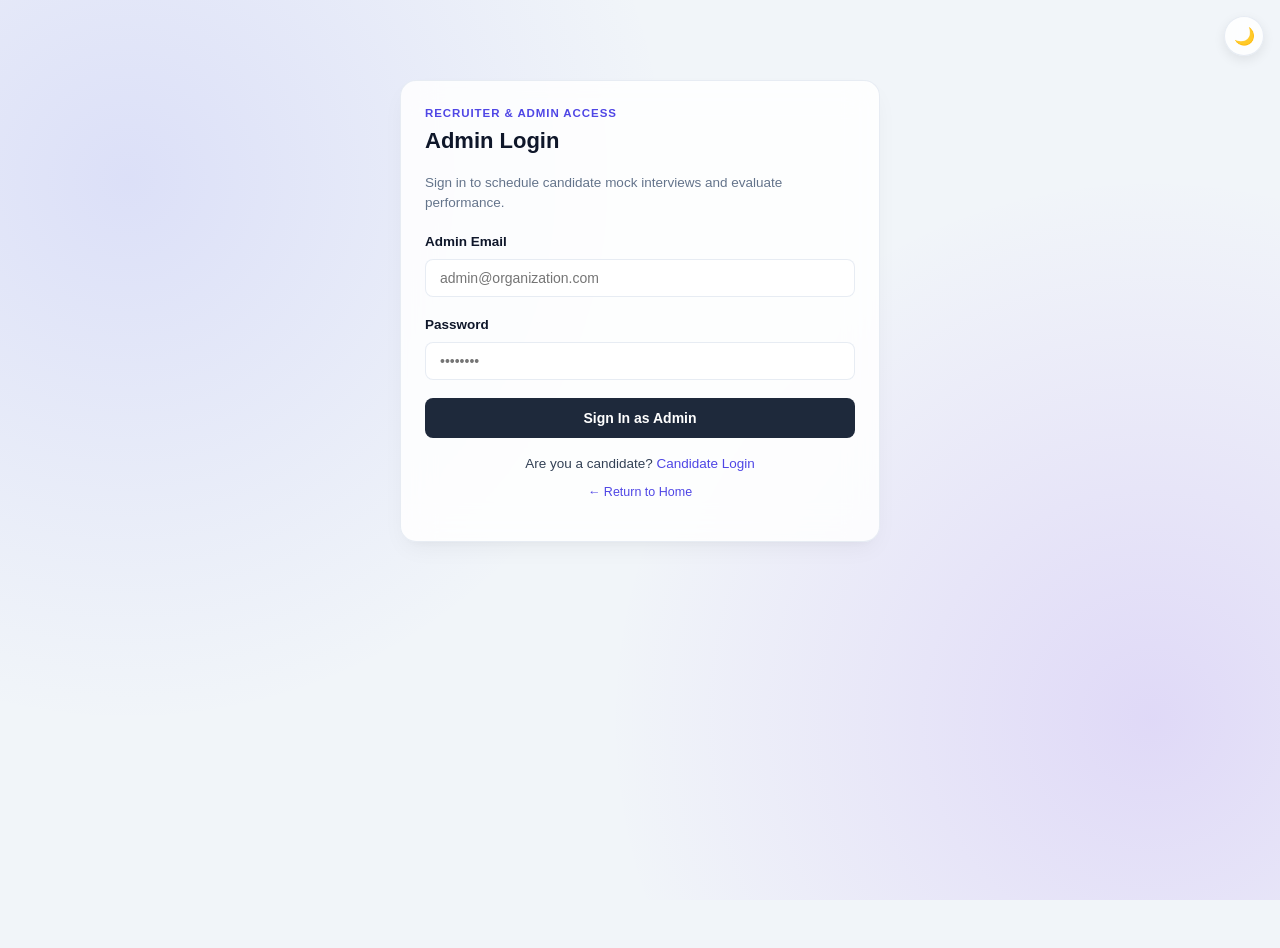
<file: login-admin.html>
<!doctype html>
<html lang="en">
<head>
<meta charset="utf-8">
<meta name="viewport" content="width=device-width, initial-scale=1">
<title>Admin Portal Login — AI Interview Simulator</title>
<link rel="stylesheet" href="css/style.css">
</head>
<body>
<div class="container-narrow" style="margin-top:48px;">
  <div class="card">
    <div class="eyebrow" style="margin-bottom:4px;">Recruiter & Admin Access</div>
    <h2>Admin Login</h2>
    <p class="muted" style="font-size:13.5px;margin-bottom:18px;">
      Sign in to schedule candidate mock interviews and evaluate performance.
    </p>

    <div id="errorBox" class="alert alert-error" style="display:none;"></div>

    <form id="loginForm">
      <div class="form-group">
        <label class="form-label" for="email">Admin Email</label>
        <input type="email" id="email" class="form-control" placeholder="admin@organization.com" autocomplete="username" required>
      </div>
      <div class="form-group">
        <label class="form-label" for="password">Password</label>
        <input type="password" id="password" class="form-control" placeholder="••••••••" autocomplete="current-password" required>
      </div>
      <button type="submit" id="submitBtn" class="btn btn-dark btn-block" style="padding:12px;">Sign In as Admin</button>
    </form>

    <p class="text-center" style="margin-top:16px;font-size:13.5px;">
      Are you a candidate? <a href="login-candidate.html">Candidate Login</a><br>
      <a href="index.html" style="font-size:12.5px;display:inline-block;margin-top:8px;">← Return to Home</a>
    </p>
  </div>
</div>

<script src="js/api.js"></script>
<script src="js/theme.js"></script>
<script>
document.getElementById("loginForm").addEventListener("submit", async function (e) {
  e.preventDefault();
  const email = document.getElementById("email").value.trim();
  const password = document.getElementById("password").value;
  const errorBox = document.getElementById("errorBox");
  const submitBtn = document.getElementById("submitBtn");

  errorBox.style.display = "none";
  submitBtn.disabled = true;
  submitBtn.textContent = "Authenticating admin…";

  try {
    await Api.adminLogin(email, password);
    window.location.href = "admin-dashboard.html";
  } catch (err) {
    errorBox.textContent = err.message || "Invalid admin credentials.";
    errorBox.style.display = "block";
    submitBtn.disabled = false;
    submitBtn.textContent = "Sign In as Admin";
  }
});
</script>
</body>
</html>
</file>
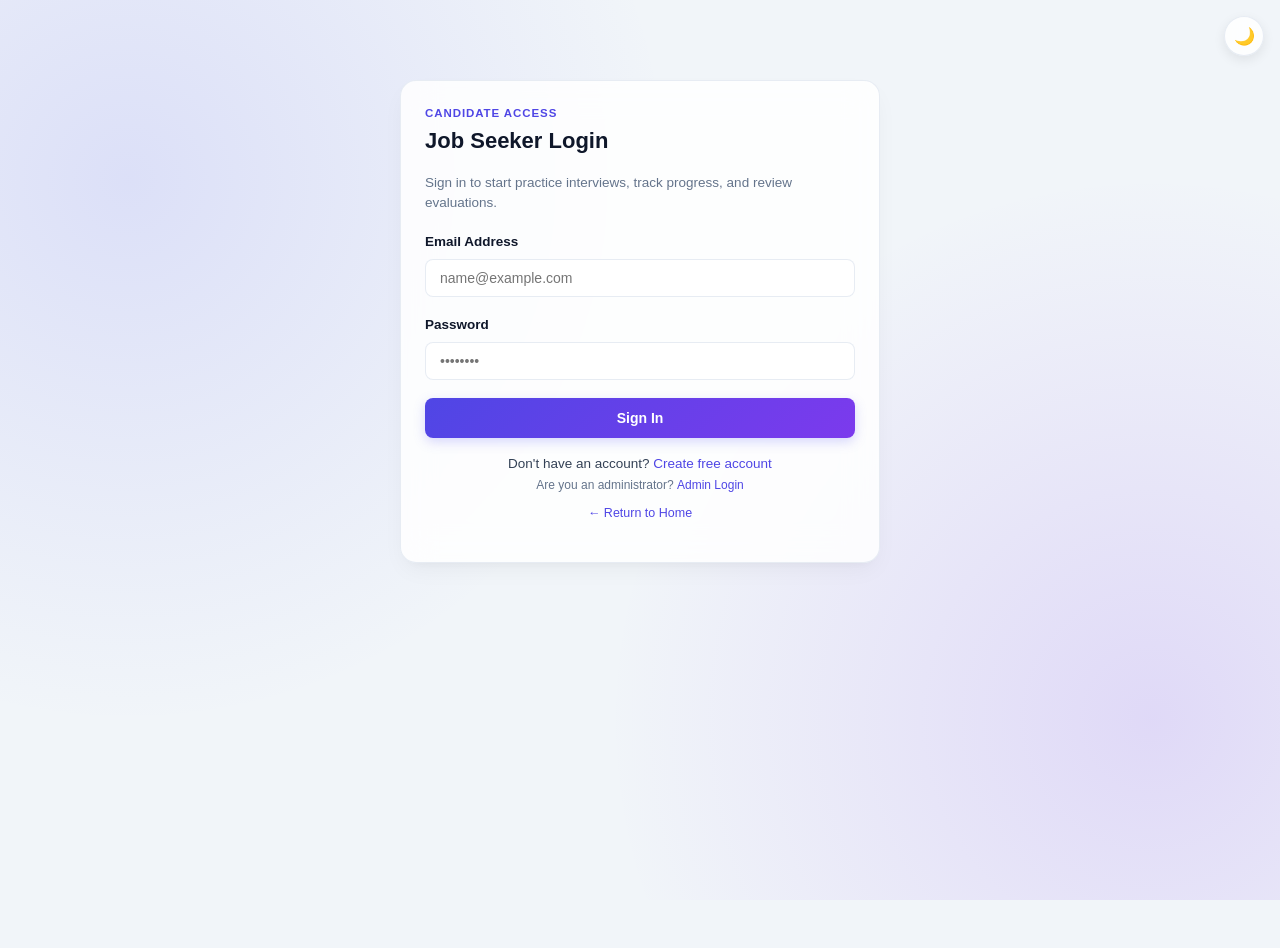
<file: login-candidate.html>
<!doctype html>
<html lang="en">
<head>
<meta charset="utf-8">
<meta name="viewport" content="width=device-width, initial-scale=1">
<title>Job Seeker Login — AI Interview Simulator</title>
<link rel="stylesheet" href="css/style.css">
</head>
<body>
<div class="container-narrow" style="margin-top:48px;">
  <div class="card">
    <div class="eyebrow" style="margin-bottom:4px;">Candidate Access</div>
    <h2>Job Seeker Login</h2>
    <p class="muted" style="font-size:13.5px;margin-bottom:18px;">
      Sign in to start practice interviews, track progress, and review evaluations.
    </p>

    <div id="errorBox" class="alert alert-error" style="display:none;"></div>

    <form id="loginForm">
      <div class="form-group">
        <label class="form-label" for="email">Email Address</label>
        <input type="email" id="email" class="form-control" placeholder="name@example.com" required>
      </div>
      <div class="form-group">
        <label class="form-label" for="password">Password</label>
        <input type="password" id="password" class="form-control" placeholder="••••••••" required>
      </div>
      <button type="submit" id="submitBtn" class="btn btn-primary btn-block" style="padding:12px;">Sign In</button>
    </form>

    <p class="text-center" style="margin-top:16px;font-size:13.5px;">
      Don't have an account? <a href="register.html">Create free account</a><br>
      <span class="muted" style="font-size:12px;">Are you an administrator? <a href="login-admin.html">Admin Login</a></span><br>
      <a href="index.html" style="font-size:12.5px;display:inline-block;margin-top:8px;">← Return to Home</a>
    </p>
  </div>
</div>

<script src="js/api.js"></script>
<script src="js/theme.js"></script>
<script>
document.getElementById("loginForm").addEventListener("submit", async function (e) {
  e.preventDefault();
  const email = document.getElementById("email").value.trim();
  const password = document.getElementById("password").value;
  const errorBox = document.getElementById("errorBox");
  const submitBtn = document.getElementById("submitBtn");
  errorBox.style.display = "none";
  submitBtn.disabled = true;
  submitBtn.textContent = "Signing in…";

  try {
    await Api.login(email, password);
    window.location.href = "candidate-dashboard.html";
  } catch (err) {
    errorBox.textContent = err.message || "Invalid credentials. Please retry.";
    errorBox.style.display = "block";
    submitBtn.disabled = false;
    submitBtn.textContent = "Sign In";
  }
});
</script>
</body>
</html>
</file>
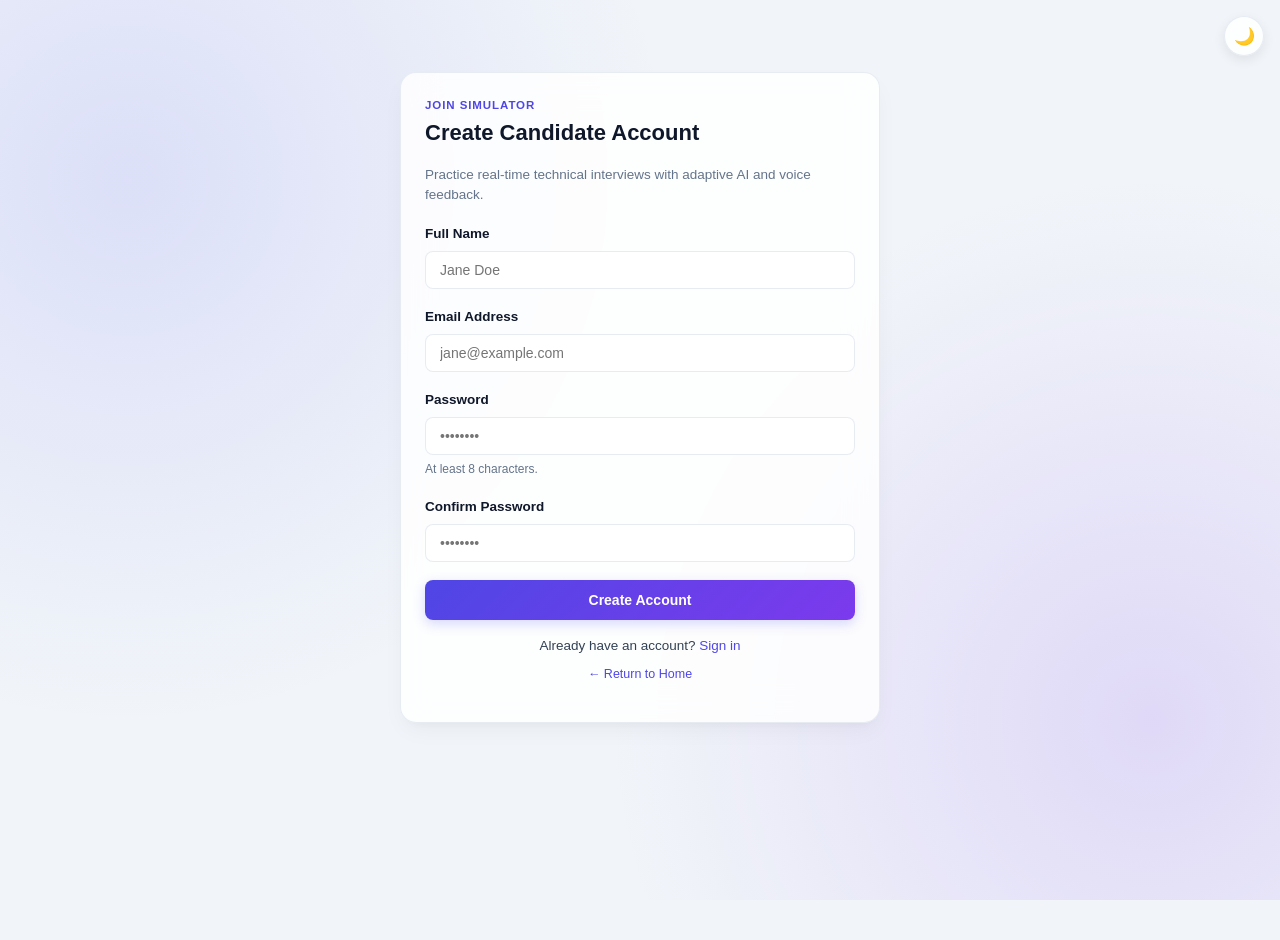
<file: register.html>
<!doctype html>
<html lang="en">
<head>
<meta charset="utf-8">
<meta name="viewport" content="width=device-width, initial-scale=1">
<title>Create Candidate Account — AI Interview Simulator</title>
<link rel="stylesheet" href="css/style.css">
</head>
<body>
<div class="container-narrow" style="margin-top:40px;">
  <div class="card">
    <div class="eyebrow" style="margin-bottom:4px;">Join Simulator</div>
    <h2>Create Candidate Account</h2>
    <p class="muted" style="font-size:13.5px;margin-bottom:18px;">
      Practice real-time technical interviews with adaptive AI and voice feedback.
    </p>

    <div id="errorBox" class="alert alert-error" style="display:none;"></div>

    <form id="registerForm">
      <div class="form-group">
        <label class="form-label" for="name">Full Name</label>
        <input type="text" id="name" class="form-control" placeholder="Jane Doe" required>
      </div>
      <div class="form-group">
        <label class="form-label" for="email">Email Address</label>
        <input type="email" id="email" class="form-control" placeholder="jane@example.com" required>
      </div>
      <div class="form-group">
        <label class="form-label" for="password">Password</label>
        <input type="password" id="password" class="form-control" minlength="8" placeholder="••••••••" required>
        <div class="form-hint">At least 8 characters.</div>
      </div>
      <div class="form-group">
        <label class="form-label" for="confirmPassword">Confirm Password</label>
        <input type="password" id="confirmPassword" class="form-control" minlength="8" placeholder="••••••••" required>
      </div>
      <button type="submit" id="submitBtn" class="btn btn-primary btn-block" style="padding:12px;">Create Account</button>
    </form>

    <p class="text-center" style="margin-top:16px;font-size:13.5px;">
      Already have an account? <a href="login-candidate.html">Sign in</a><br>
      <a href="index.html" style="font-size:12.5px;display:inline-block;margin-top:8px;">← Return to Home</a>
    </p>
  </div>
</div>

<script src="js/api.js"></script>
<script src="js/theme.js"></script>
<script>
document.getElementById("registerForm").addEventListener("submit", async function (e) {
  e.preventDefault();
  const name = document.getElementById("name").value.trim();
  const email = document.getElementById("email").value.trim();
  const password = document.getElementById("password").value;
  const confirmPassword = document.getElementById("confirmPassword").value;
  const errorBox = document.getElementById("errorBox");
  const submitBtn = document.getElementById("submitBtn");

  if (password !== confirmPassword) {
    errorBox.textContent = "Passwords do not match.";
    errorBox.style.display = "block";
    return;
  }

  errorBox.style.display = "none";
  submitBtn.disabled = true;
  submitBtn.textContent = "Creating your account…";

  try {
    await Api.register(name, email, password);
    window.location.href = "candidate-dashboard.html";
  } catch (err) {
    errorBox.textContent = err.message || "Registration failed. Please check inputs.";
    errorBox.style.display = "block";
    submitBtn.disabled = false;
    submitBtn.textContent = "Create Account";
  }
});
</script>
</body>
</html>
</file>
<file: css/style.css>
:root {
  --font-family: -apple-system, BlinkMacSystemFont, "Segoe UI", Roboto, "Helvetica Neue", Arial, sans-serif;
  --grad-start: #4F46E5;
  --grad-end: #7C3AED;
  --grad-surface: linear-gradient(135deg, rgba(79, 70, 229, 0.08), rgba(124, 58, 237, 0.04));
  --glass-bg: rgba(255, 255, 255, 0.85);
  --glass-border: rgba(226, 232, 240, 0.8);
  --card-shadow: 0 10px 25px -5px rgba(0, 0, 0, 0.05), 0 8px 10px -6px rgba(0, 0, 0, 0.03);
  --card-hover-shadow: 0 20px 25px -5px rgba(0, 0, 0, 0.1), 0 10px 10px -5px rgba(0, 0, 0, 0.04);
  --text-dark: #0f172a;
  --text-body: #334155;
  --text-muted: #64748b;
  --radius-lg: 16px;
  --radius-md: 12px;
  --radius-sm: 8px;
  --radius: 16px;
  --danger: #ef4444;
  --danger-light: rgba(239, 68, 68, 0.1);
  --success: #10b981;
  --success-light: rgba(16, 185, 129, 0.12);
  --warning: #f59e0b;
  --warning-light: rgba(245, 158, 11, 0.12);
  --info: #0284c7;
  --info-light: rgba(2, 132, 199, 0.12);
  --primary-glow: rgba(99, 102, 241, 0.25);
  --transition-fast: 0.15s ease;
  --transition-normal: 0.25s ease;
}

[data-theme="dark"] {
  --glass-bg: rgba(15, 23, 42, 0.85);
  --glass-border: rgba(51, 65, 85, 0.6);
  --card-shadow: 0 10px 25px -5px rgba(0, 0, 0, 0.35);
  --card-hover-shadow: 0 20px 25px -5px rgba(0, 0, 0, 0.45);
  --text-dark: #f8fafc;
  --text-body: #cbd5e1;
  --text-muted: #94a3b8;
  --danger-light: rgba(239, 68, 68, 0.2);
  --success-light: rgba(16, 185, 129, 0.2);
  --warning-light: rgba(245, 158, 11, 0.2);
  --info-light: rgba(2, 132, 199, 0.2);
  --grad-surface: linear-gradient(135deg, rgba(79, 70, 229, 0.15), rgba(124, 58, 237, 0.08));
}

* {
  box-sizing: border-box;
}

html {
  scroll-behavior: smooth;
}

body {
  margin: 0;
  font-family: var(--font-family);
  background: radial-gradient(circle at 10% 20%, rgba(99, 102, 241, 0.15) 0%, transparent 40%),
              radial-gradient(circle at 90% 80%, rgba(124, 58, 237, 0.15) 0%, transparent 40%),
              #f1f5f9;
  background-attachment: fixed;
  color: var(--text-body);
  min-height: 100vh;
  line-height: 1.55;
  -webkit-font-smoothing: antialiased;
}

[data-theme="dark"] body {
  background: radial-gradient(circle at 10% 20%, rgba(79, 70, 229, 0.18) 0%, transparent 40%),
              radial-gradient(circle at 90% 80%, rgba(124, 58, 237, 0.18) 0%, transparent 40%),
              #090d16;
  color: var(--text-body);
}

.container {
  max-width: 1140px;
  margin: 0 auto;
  padding: 24px 20px;
}

.container-narrow {
  max-width: 520px;
  margin: 0 auto;
  padding: 32px 20px;
}

/* Glassmorphism Cards */
.card {
  background: var(--glass-bg);
  backdrop-filter: blur(16px);
  -webkit-backdrop-filter: blur(16px);
  border: 1px solid var(--glass-border);
  border-radius: var(--radius-lg);
  box-shadow: var(--card-shadow);
  padding: 24px;
  margin-bottom: 20px;
  transition: transform var(--transition-normal), box-shadow var(--transition-normal);
}

.card:hover {
  box-shadow: var(--card-hover-shadow);
}

/* Typography */
h1, h2, h3, h4, h5, h6 {
  color: var(--text-dark);
  font-weight: 700;
  line-height: 1.25;
  margin-top: 0;
}

h1 { font-size: 28px; }
h2 { font-size: 22px; }
h3 { font-size: 19px; }
h4 { font-size: 16px; }

.eyebrow {
  font-size: 11.5px;
  text-transform: uppercase;
  letter-spacing: 0.08em;
  font-weight: 700;
  color: var(--grad-start);
}

.muted {
  color: var(--text-muted);
}

.text-center {
  text-align: center;
}

a {
  color: var(--grad-start);
  text-decoration: none;
  font-weight: 500;
  transition: color var(--transition-fast);
}

a:hover {
  color: var(--grad-end);
  text-decoration: underline;
}

/* Buttons */
.btn {
  display: inline-flex;
  align-items: center;
  justify-content: center;
  gap: 8px;
  border: none;
  border-radius: var(--radius-sm);
  padding: 10px 18px;
  font-size: 14px;
  font-weight: 600;
  cursor: pointer;
  text-decoration: none;
  font-family: inherit;
  transition: all var(--transition-fast);
}

.btn:focus-visible {
  outline: 2px solid var(--grad-start);
  outline-offset: 2px;
}

.btn:disabled {
  opacity: 0.55;
  cursor: not-allowed;
  pointer-events: none;
}

.btn-primary {
  background: linear-gradient(135deg, var(--grad-start), var(--grad-end));
  color: white;
  box-shadow: 0 4px 12px var(--primary-glow);
}

.btn-primary:hover {
  opacity: 0.94;
  transform: translateY(-1px);
  text-decoration: none;
}

.btn-outline {
  background: transparent;
  border: 1px solid var(--glass-border);
  color: var(--text-dark);
}

.btn-outline:hover {
  background: rgba(0, 0, 0, 0.04);
  text-decoration: none;
}

[data-theme="dark"] .btn-outline:hover {
  background: rgba(255, 255, 255, 0.06);
}

.btn-danger {
  background: var(--danger);
  color: white;
}

.btn-danger:hover {
  opacity: 0.9;
  text-decoration: none;
}

.btn-success {
  background: var(--success);
  color: white;
}

.btn-success:hover {
  opacity: 0.9;
  text-decoration: none;
}

.btn-dark {
  background: #1e293b;
  color: white;
}

.btn-dark:hover {
  background: #0f172a;
  text-decoration: none;
}

.btn-block {
  width: 100%;
}

.btn-sm {
  padding: 6px 12px;
  font-size: 13px;
  border-radius: 6px;
}

/* Form Controls */
.form-group {
  margin-bottom: 18px;
}

.form-label {
  display: block;
  font-size: 13.5px;
  font-weight: 600;
  color: var(--text-dark);
  margin-bottom: 6px;
}

.form-control {
  width: 100%;
  padding: 10px 14px;
  border-radius: var(--radius-sm);
  border: 1px solid var(--glass-border);
  background: rgba(255, 255, 255, 0.9);
  font-size: 14px;
  font-family: inherit;
  color: var(--text-dark);
  transition: border-color var(--transition-fast), box-shadow var(--transition-fast);
}

.form-control:focus {
  outline: none;
  border-color: var(--grad-start);
  box-shadow: 0 0 0 3px rgba(79, 70, 229, 0.15);
}

[data-theme="dark"] .form-control {
  background: rgba(15, 23, 42, 0.7);
  color: var(--text-dark);
}

.form-hint {
  font-size: 12px;
  color: var(--text-muted);
  margin-top: 5px;
}

/* Grids */
.grid {
  display: grid;
  gap: 18px;
}

.grid-2 { grid-template-columns: repeat(2, 1fr); }
.grid-3 { grid-template-columns: repeat(3, 1fr); }
.grid-4 { grid-template-columns: repeat(4, 1fr); }

@media (max-width: 860px) {
  .grid-2, .grid-3, .grid-4 { grid-template-columns: 1fr; }
}

@media (min-width: 861px) and (max-width: 1024px) {
  .grid-4 { grid-template-columns: repeat(2, 1fr); }
  .grid-3 { grid-template-columns: repeat(2, 1fr); }
}

/* Stats */
.stat-card {
  text-align: center;
  padding: 20px;
}

.stat-num {
  font-size: 32px;
  font-weight: 800;
  color: var(--grad-start);
  line-height: 1.1;
  font-feature-settings: "tnum";
}

.stat-label {
  font-size: 12.5px;
  font-weight: 600;
  color: var(--text-muted);
  text-transform: uppercase;
  letter-spacing: 0.04em;
  margin-top: 6px;
}

/* Badges */
.badge {
  display: inline-flex;
  align-items: center;
  gap: 4px;
  padding: 3px 10px;
  border-radius: 999px;
  font-size: 11.5px;
  font-weight: 600;
  letter-spacing: 0.02em;
}

.badge-success { background: var(--success-light); color: #047857; }
.badge-warning { background: var(--warning-light); color: #b45309; }
.badge-danger { background: var(--danger-light); color: #b91c1c; }
.badge-info { background: var(--info-light); color: #0369a1; }
.badge-secondary { background: rgba(148, 163, 184, 0.15); color: var(--text-muted); }

.badge-basic, .badge-easy { background: #e0f2fe; color: #0369a1; }
.badge-medium, .badge-intermediate { background: #fef3c7; color: #b45309; }
.badge-hard, .badge-advanced { background: #fee2e2; color: #b91c1c; }

/* Tables */
table {
  width: 100%;
  border-collapse: separate;
  border-spacing: 0;
  font-size: 13.5px;
}

th, td {
  text-align: left;
  padding: 12px 10px;
  border-bottom: 1px solid var(--glass-border);
}

th {
  color: var(--text-muted);
  font-weight: 700;
  font-size: 11.5px;
  text-transform: uppercase;
  letter-spacing: 0.05em;
}

tr:last-child td {
  border-bottom: none;
}

/* Navigation & Header */
.navbar {
  display: flex;
  justify-content: space-between;
  align-items: center;
  margin-bottom: 24px;
  padding-bottom: 16px;
  border-bottom: 1px solid var(--glass-border);
}

.theme-toggle {
  position: fixed;
  top: 16px;
  right: 16px;
  z-index: 1000;
  border-radius: 50%;
  width: 40px;
  height: 40px;
  border: 1px solid var(--glass-border);
  background: var(--glass-bg);
  backdrop-filter: blur(10px);
  cursor: pointer;
  font-size: 17px;
  display: flex;
  align-items: center;
  justify-content: center;
  box-shadow: 0 4px 12px rgba(0, 0, 0, 0.08);
  transition: transform var(--transition-fast);
}

.theme-toggle:hover {
  transform: scale(1.08);
}

/* Alerts */
.alert {
  padding: 12px 16px;
  border-radius: var(--radius-sm);
  font-size: 13.5px;
  margin-bottom: 16px;
  display: flex;
  align-items: center;
  gap: 10px;
}

.alert-error {
  background: var(--danger-light);
  border: 1px solid rgba(239, 68, 68, 0.3);
  color: #b91c1c;
}

.alert-success {
  background: var(--success-light);
  border: 1px solid rgba(16, 185, 129, 0.3);
  color: #047857;
}

.alert-warning {
  background: var(--warning-light);
  border: 1px solid rgba(245, 158, 11, 0.3);
  color: #b45309;
}

.alert-info {
  background: var(--info-light);
  border: 1px solid rgba(2, 132, 199, 0.3);
  color: #0369a1;
}

/* Indicators & Progress */
.mic-indicator {
  width: 10px;
  height: 10px;
  border-radius: 50%;
  background: var(--danger);
  display: inline-block;
  animation: pulse-mic 1.2s infinite;
  box-shadow: 0 0 8px rgba(239, 68, 68, 0.7);
}

@keyframes pulse-mic {
  0% { transform: scale(0.95); opacity: 0.8; }
  50% { transform: scale(1.3); opacity: 1; }
  100% { transform: scale(0.95); opacity: 0.8; }
}

.progress-dot {
  width: 10px;
  height: 10px;
  border-radius: 50%;
  background: rgba(148, 163, 184, 0.3);
  display: inline-block;
  margin: 0 3px;
  transition: all var(--transition-normal);
}

.progress-dot.active {
  background: var(--grad-start);
  transform: scale(1.25);
  box-shadow: 0 0 8px var(--primary-glow);
}

.progress-dot.done {
  background: var(--success);
}

/* Camera & Presentation Assist */
.camera-container {
  position: relative;
  width: 100%;
  max-width: 320px;
  margin: 0 auto;
  border-radius: var(--radius-md);
  overflow: hidden;
  background: #0f172a;
  box-shadow: 0 6px 16px rgba(0, 0, 0, 0.2);
}

#cameraPreview {
  width: 100%;
  height: auto;
  display: block;
  transform: scaleX(-1); /* Mirror camera for natural feel */
}

.camera-guide-box {
  position: absolute;
  top: 15%;
  left: 20%;
  width: 60%;
  height: 70%;
  border: 2px dashed rgba(255, 255, 255, 0.45);
  border-radius: 50% 50% 45% 45% / 55% 55% 45% 45%;
  pointer-events: none;
  transition: border-color var(--transition-fast);
}

.camera-guide-box.in-frame {
  border-color: rgba(16, 185, 129, 0.8);
  box-shadow: 0 0 10px rgba(16, 185, 129, 0.3);
}

.camera-telemetry-overlay {
  position: absolute;
  bottom: 8px;
  left: 8px;
  right: 8px;
  display: flex;
  justify-content: space-between;
  align-items: center;
  background: rgba(15, 23, 42, 0.7);
  backdrop-filter: blur(8px);
  padding: 4px 10px;
  border-radius: 6px;
  font-size: 11px;
  color: #f1f5f9;
}

/* AI Speaking Wave Animation */
.ai-speaker-container {
  display: flex;
  align-items: center;
  gap: 12px;
  background: var(--grad-surface);
  border: 1px solid rgba(79, 70, 229, 0.25);
  border-radius: var(--radius-md);
  padding: 12px 16px;
  margin: 14px 0;
}

.speaking-wave {
  display: flex;
  align-items: center;
  gap: 4px;
  height: 24px;
}

.speaking-wave span {
  width: 3.5px;
  height: 6px;
  background: var(--grad-start);
  border-radius: 2px;
  animation: wave-anim 0.85s infinite ease-in-out;
}

.speaking-wave span:nth-child(1) { animation-delay: 0.0s; }
.speaking-wave span:nth-child(2) { animation-delay: 0.15s; }
.speaking-wave span:nth-child(3) { animation-delay: 0.3s; }
.speaking-wave span:nth-child(4) { animation-delay: 0.45s; }
.speaking-wave span:nth-child(5) { animation-delay: 0.6s; }

@keyframes wave-anim {
  0%, 100% { height: 6px; }
  50% { height: 22px; background: var(--grad-end); }
}

/* State Badge */
.state-badge {
  display: inline-flex;
  align-items: center;
  gap: 6px;
  padding: 5px 12px;
  border-radius: 999px;
  font-size: 12.5px;
  font-weight: 700;
  letter-spacing: 0.02em;
}

.state-speaking { background: rgba(79, 70, 229, 0.15); color: #4338ca; border: 1px solid rgba(79, 70, 229, 0.3); }
.state-ready { background: var(--success-light); color: #047857; border: 1px solid rgba(16, 185, 129, 0.3); }
.state-recording { background: var(--danger-light); color: #b91c1c; border: 1px solid rgba(239, 68, 68, 0.3); }
.state-analyzing { background: var(--warning-light); color: #b45309; border: 1px solid rgba(245, 158, 11, 0.3); }

/* Recording Timer */
.recording-timer {
  font-family: ui-monospace, SFMono-Regular, Menlo, Monaco, Consolas, monospace;
  font-size: 14px;
  font-weight: 700;
  background: var(--danger-light);
  color: var(--danger);
  padding: 4px 10px;
  border-radius: 6px;
  display: inline-block;
  letter-spacing: 0.05em;
}

/* Feedback & Scores */
.feedback-card {
  background: var(--glass-bg);
  border: 1px solid var(--glass-border);
  border-radius: var(--radius-md);
  padding: 20px;
  margin-top: 18px;
  animation: slide-up 0.3s ease-out;
}

@keyframes slide-up {
  from { opacity: 0; transform: translateY(10px); }
  to { opacity: 1; transform: translateY(0); }
}

.score-box {
  background: rgba(79, 70, 229, 0.06);
  border-radius: var(--radius-sm);
  padding: 12px 8px;
  text-align: center;
}

.score-box .score-val {
  font-size: 22px;
  font-weight: 800;
  color: var(--grad-start);
}

.score-box .score-lbl {
  font-size: 11px;
  text-transform: uppercase;
  color: var(--text-muted);
  font-weight: 700;
  margin-top: 4px;
  letter-spacing: 0.04em;
}

.strength-item {
  display: flex;
  align-items: flex-start;
  gap: 8px;
  font-size: 13.5px;
  margin-bottom: 8px;
  color: #047857;
}

[data-theme="dark"] .strength-item { color: #34d399; }

.improve-item {
  display: flex;
  align-items: flex-start;
  gap: 8px;
  font-size: 13.5px;
  margin-bottom: 8px;
  color: #b45309;
}

[data-theme="dark"] .improve-item { color: #fbbf24; }

/* Editable Transcript Box */
.editable-transcript-area {
  width: 100%;
  border-radius: var(--radius-sm);
  border: 1px solid var(--glass-border);
  padding: 12px;
  font-size: 14px;
  font-family: inherit;
  line-height: 1.5;
  background: rgba(255, 255, 255, 0.9);
  color: var(--text-dark);
  resize: vertical;
  min-height: 80px;
  transition: border-color var(--transition-fast);
}

[data-theme="dark"] .editable-transcript-area {
  background: rgba(15, 23, 42, 0.8);
  color: var(--text-dark);
}

.editable-transcript-area:focus {
  outline: none;
  border-color: var(--grad-start);
  box-shadow: 0 0 0 3px rgba(79, 70, 229, 0.15);
}

/* Engine Label Banner */
.engine-banner {
  background: var(--info-light);
  border: 1px solid rgba(2, 132, 199, 0.3);
  color: #0369a1;
  padding: 8px 14px;
  border-radius: var(--radius-sm);
  font-size: 12.5px;
  font-weight: 600;
  margin-bottom: 16px;
  display: flex;
  align-items: center;
  justify-content: space-between;
}

/* Print / PDF Styles */
@media print {
  body {
    background: white !important;
    color: #111 !important;
  }
  .navbar, .theme-toggle, .btn-print, #logoutBtn, a[href*="dashboard"] {
    display: none !important;
  }
  .card {
    box-shadow: none !important;
    border: 1px solid #ccc !important;
    break-inside: avoid;
    margin-bottom: 16px;
  }
  .stat-card {
    border: 1px solid #ddd !important;
  }
}

/* Admin Portal Navigation & Tab System */
.admin-nav-tabs {
  display: flex;
  gap: 8px;
  background: var(--glass-bg);
  padding: 6px;
  border-radius: var(--radius-md);
  border: 1px solid var(--glass-border);
  margin-bottom: 24px;
  flex-wrap: wrap;
}

.admin-nav-tab {
  display: inline-flex;
  align-items: center;
  gap: 8px;
  padding: 8px 18px;
  border-radius: var(--radius-sm);
  font-size: 13.5px;
  font-weight: 600;
  color: var(--text-muted);
  text-decoration: none;
  transition: all var(--transition-fast);
}

.admin-nav-tab:hover {
  color: var(--text-dark);
  background: rgba(0, 0, 0, 0.04);
}

[data-theme="dark"] .admin-nav-tab:hover {
  background: rgba(255, 255, 255, 0.06);
}

.admin-nav-tab.active {
  background: linear-gradient(135deg, var(--grad-start), var(--grad-end));
  color: white !important;
  box-shadow: 0 4px 12px var(--primary-glow);
}

.audit-modal {
  position: fixed;
  top: 0;
  left: 0;
  right: 0;
  bottom: 0;
  background: rgba(0, 0, 0, 0.6);
  backdrop-filter: blur(4px);
  display: flex;
  align-items: center;
  justify-content: center;
  z-index: 9999;
  padding: 20px;
}

.audit-modal-content {
  background: var(--glass-bg);
  border: 1px solid var(--glass-border);
  border-radius: var(--radius-lg);
  max-width: 820px;
  width: 100%;
  max-height: 90vh;
  overflow-y: auto;
  padding: 28px;
  box-shadow: 0 25px 50px -12px rgba(0, 0, 0, 0.25);
}
</file>
